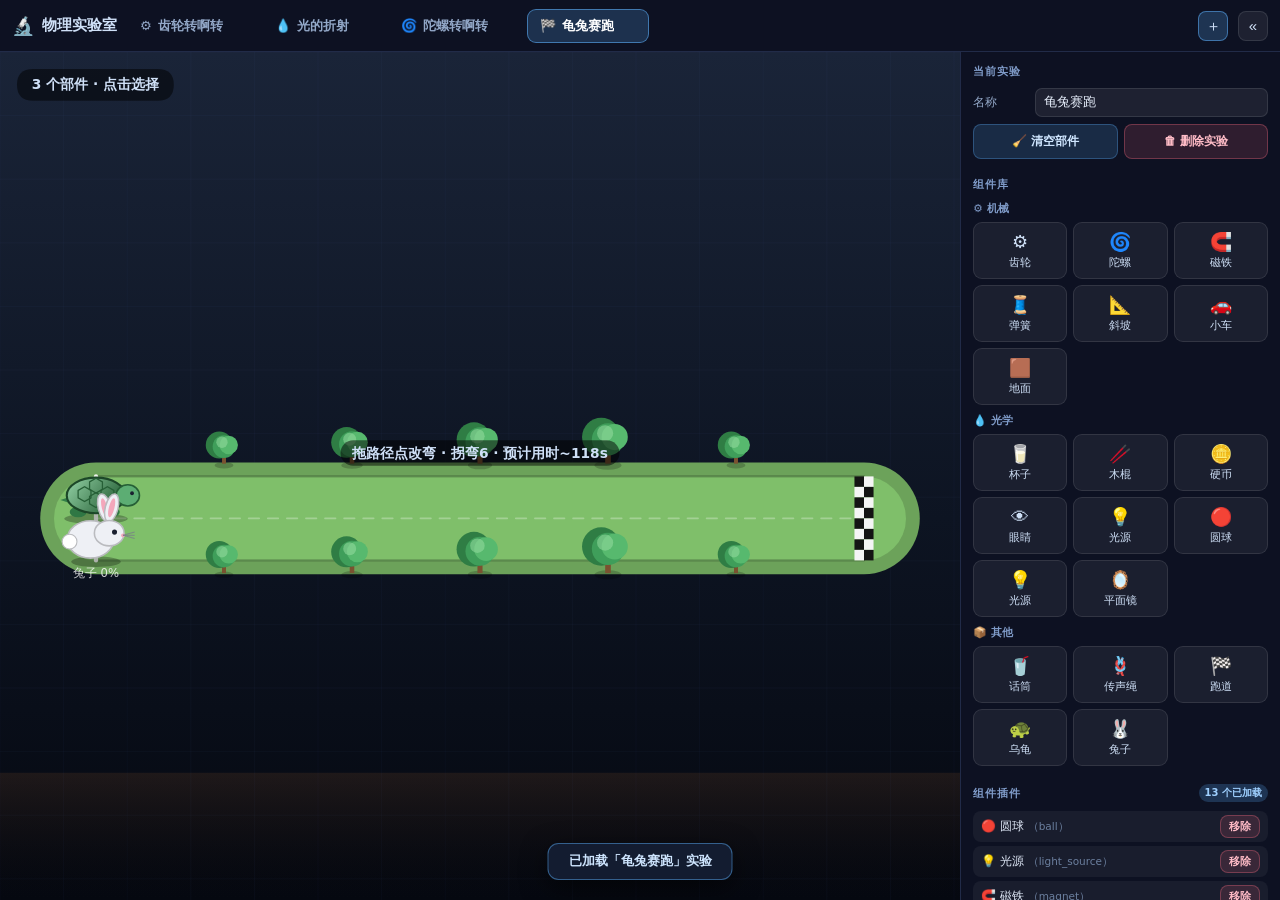
<file: index.html>
<!DOCTYPE html>
<html lang="zh-CN">
<head>
<meta charset="UTF-8">
<meta name="viewport" content="width=device-width, initial-scale=1.0, maximum-scale=1.0, user-scalable=no">
<title>物理实验室 —— 开放实验平台</title>
<link rel="stylesheet" href="css/platform.css">
</head>
<body>
<div id="app">
  <header id="topbar">
    <div class="brand"><span class="brand-logo">🔬</span><span class="brand-text">物理实验室</span></div>
    <div class="scene-tabs" id="sceneTabs"></div>
    <button class="icon-btn primary" id="btnNewScene" title="新建实验">＋</button>
    <button class="icon-btn" id="panelToggle" title="收起 / 展开面板">«</button>
  </header>
  <main id="main">
    <div id="stage">
      <canvas id="c"></canvas>
      <div class="hud" id="hud"></div>
    </div>
    <aside id="panel"><div class="panel-body" id="panelBody"></div></aside>
  </main>
</div>
<div class="toast" id="toast"></div>
<script type="module" src="js/app.js"></script>
</body>
</html>
</file>
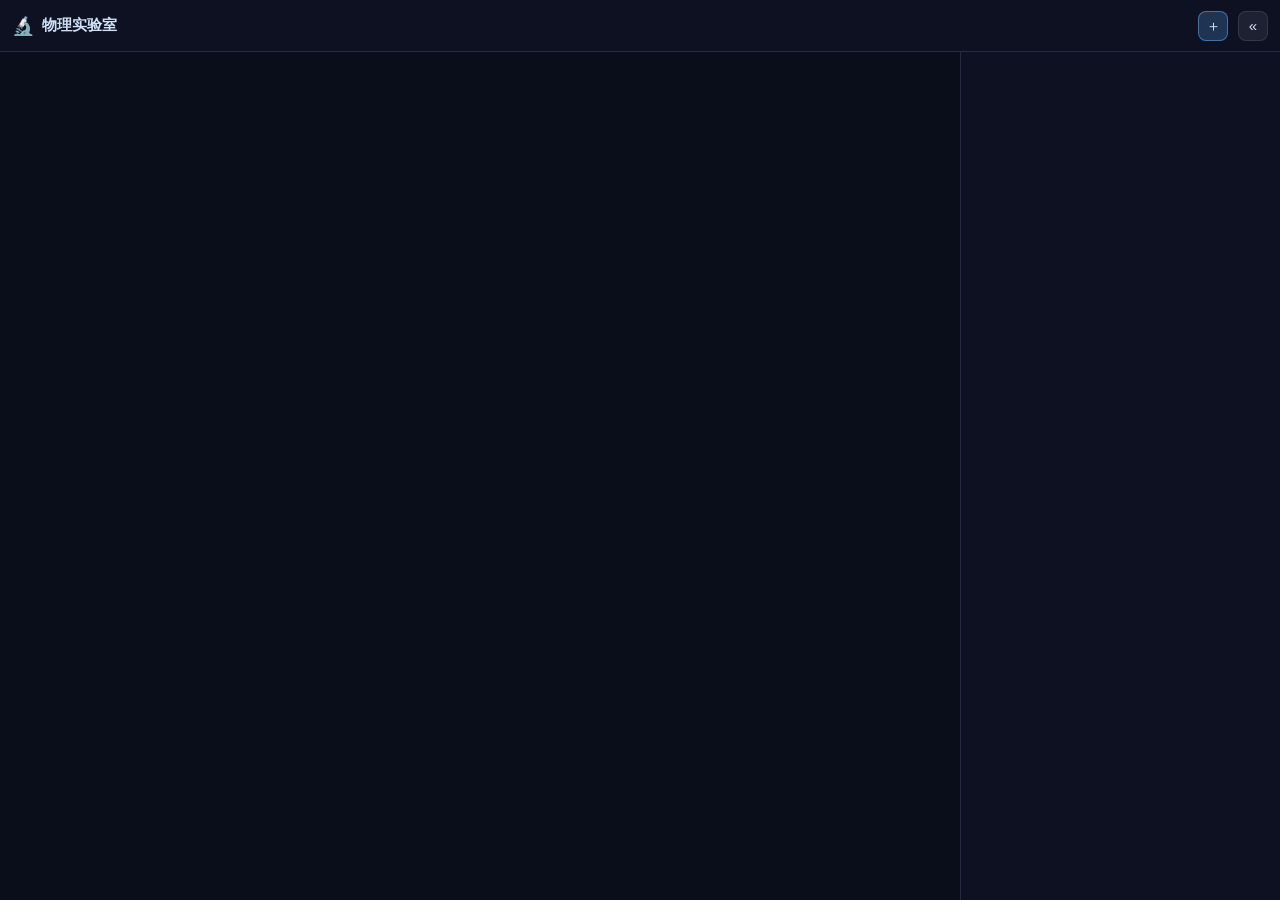
<file: platform.html>
<!DOCTYPE html>
<html lang="zh-CN">
<head>
<meta charset="UTF-8">
<meta name="viewport" content="width=device-width, initial-scale=1.0, maximum-scale=1.0, user-scalable=no">
<title>物理实验室 —— 开放实验平台</title>
<link rel="stylesheet" href="css/platform.css">
</head>
<body>
<div id="app">
  <header id="topbar">
    <div class="brand"><span class="brand-logo">🔬</span><span class="brand-text">物理实验室</span></div>
    <div class="scene-tabs" id="sceneTabs"></div>
    <button class="icon-btn primary" id="btnNewScene" title="新建实验">＋</button>
    <button class="icon-btn" id="panelToggle" title="收起 / 展开面板">«</button>
  </header>
  <main id="main">
    <div id="stage">
      <canvas id="c"></canvas>
      <div class="hud" id="hud"></div>
    </div>
    <aside id="panel"><div class="panel-body" id="panelBody"></div></aside>
  </main>
</div>
<div class="toast" id="toast"></div>
<script src="js/app.js"></script>
<script>
/* ============================================================
   启动
   ============================================================ */
function init() {
  resize();
  loadPersistedPlugins();
  initDefaultScenes();
  bindEvents();
  requestAnimationFrame(loop);
  loadAutoComponents();
}
init();
</script>
</body>
</html>
</file>
<file: css/platform.css>
* { margin: 0; padding: 0; box-sizing: border-box; }
html, body {
    height: 100%; overflow: hidden; background: #0a0e1a;
    color: #dfe8f7; touch-action: none;
    font-family: system-ui, -apple-system, "Segoe UI", "PingFang SC", "Microsoft YaHei", sans-serif;
}
#app { display: flex; flex-direction: column; height: 100%; }
#topbar {
    flex: 0 0 52px; display: flex; align-items: center; gap: 10px;
    padding: 0 12px; background: rgba(14, 18, 34, 0.98);
    border-bottom: 1px solid rgba(120, 160, 240, 0.18); z-index: 20;
}
.brand { display: flex; align-items: center; gap: 8px;
    font-weight: 800; font-size: 15px; color: #cfe0f7; white-space: nowrap; flex: none; }
.brand-logo { font-size: 18px; }
.scene-tabs { display: flex; gap: 4px; flex: 1;
    overflow-x: auto; scrollbar-width: none; min-width: 0; }
.scene-tabs::-webkit-scrollbar { display: none; }
.scene-tab {
    display: flex; align-items: center; gap: 6px;
    padding: 7px 12px; border-radius: 9px;
    background: transparent; border: 1px solid transparent;
    color: #93a8c8; font-size: 13px; font-weight: 600;
    cursor: pointer; font-family: inherit; white-space: nowrap;
    transition: all .15s; flex: none; max-width: 180px;
}
.scene-tab:hover { background: rgba(255,255,255,.06); color: #cfe0f7; }
.scene-tab.active { background: rgba(94,179,255,.2);
    border-color: rgba(94,179,255,.55); color: #fff; }
.scene-tab .tab-name { overflow: hidden; text-overflow: ellipsis; }
.scene-tab .tab-close {
    width: 16px; height: 16px; border-radius: 50%;
    display: flex; align-items: center; justify-content: center;
    font-size: 12px; opacity: 0; transition: opacity .15s, background .15s; flex: none;
}
.scene-tab:hover .tab-close { opacity: .6; }
.scene-tab .tab-close:hover { opacity: 1; background: rgba(255,110,130,.5); }
.icon-btn {
    width: 30px; height: 30px; border-radius: 8px; cursor: pointer; flex: none;
    background: rgba(255,255,255,.07); border: 1px solid rgba(255,255,255,.1);
    color: #cfe0f7; font-size: 15px; line-height: 1;
    display: flex; align-items: center; justify-content: center;
}
.icon-btn:hover { background: rgba(94,179,255,.22); }
.icon-btn.primary { background: rgba(94,179,255,.22); border-color: rgba(94,179,255,.5); }
.icon-btn.primary:hover { background: rgba(94,179,255,.35); }
#main { flex: 1; display: flex; min-height: 0; }
#stage { flex: 1; position: relative; overflow: hidden; min-width: 0; }
canvas { display: block; touch-action: none; }
#panel {
    flex: 0 0 320px; width: 320px;
    background: rgba(14, 18, 34, 0.98);
    border-left: 1px solid rgba(120, 160, 240, 0.18);
    display: flex; flex-direction: column; overflow: hidden;
    transition: flex-basis .18s ease, width .18s ease;
}
#panel.collapsed { flex-basis: 0; width: 0; border-left: none; }
.panel-body { flex: 1; overflow-y: auto; padding: 12px 12px 28px; }
.panel-body::-webkit-scrollbar { width: 8px; }
.panel-body::-webkit-scrollbar-thumb { background: rgba(120,160,240,.25); border-radius: 4px; }
.section { margin-bottom: 18px; }
.section-title {
    font-size: 11px; font-weight: 700; letter-spacing: .08em;
    color: #7f9bc8; margin-bottom: 9px; text-transform: uppercase;
    display: flex; align-items: center; gap: 6px; justify-content: space-between;
}
.section-title > span:first-child { display: flex; align-items: center; gap: 6px; }
.badge {
    font-size: 10px; letter-spacing: 0; padding: 2px 6px; border-radius: 99px;
    background: rgba(94,179,255,.22); color: #9fd0ff; text-transform: none; font-weight: 600;
}
.badge.mechanical { background: rgba(255,176,85,.22); color: #ffb055; }
.badge.optical { background: rgba(127,221,110,.22); color: #a8e6a0; }
.badge.other { background: rgba(154,139,255,.22); color: #c0b4ff; }
.cat-title { font-size: 11px; font-weight: 700; color: #7f9bc8;
    margin: 8px 0 6px; display: flex; align-items: center; gap: 6px; }
.comp-grid { display: grid; grid-template-columns: repeat(3, 1fr); gap: 6px; margin-bottom: 8px; }
.comp-btn {
    display: flex; flex-direction: column; align-items: center; gap: 3px;
    padding: 8px 4px; border-radius: 9px; cursor: pointer;
    background: rgba(255,255,255,.06); border: 1px solid rgba(255,255,255,.1);
    color: #cfe0f7; font-size: 11px; font-family: inherit; transition: background .12s;
}
.comp-btn:hover { background: rgba(255,255,255,.14); }
.comp-btn.active { background: rgba(94,179,255,.28); border-color: #5eb3ff; color: #fff; }
.comp-btn .ico { font-size: 18px; }
.chips { display: flex; flex-wrap: wrap; gap: 6px; }
.chip {
    display: inline-flex; align-items: center; gap: 6px;
    padding: 5px 9px; border-radius: 999px; cursor: pointer;
    background: rgba(255,255,255,.06); border: 1px solid rgba(255,255,255,.08);
    color: #cfe0f7; font-size: 11.5px; font-family: inherit; max-width: 100%;
}
.chip:hover { background: rgba(255,255,255,.12); }
.chip.active { background: rgba(94,179,255,.24); border-color: #5eb3ff; color: #fff; }
.dot { width: 9px; height: 9px; border-radius: 50%; display: inline-block; flex: none; }
.field { display: flex; align-items: center; gap: 8px; margin-bottom: 7px; }
.field > span { width: 54px; font-size: 12px; color: #93a8c8; flex: none; }
.field input[type=number], .field input[type=text] {
    flex: 1; min-width: 0; background: rgba(255,255,255,.07);
    border: 1px solid rgba(255,255,255,.1); color: #e6eefb;
    border-radius: 7px; padding: 6px 8px; font-size: 12.5px; font-family: inherit;
}
.field select {
    flex: 1; min-width: 0; background: rgba(255,255,255,.07);
    border: 1px solid rgba(255,255,255,.1); color: #e6eefb;
    border-radius: 7px; padding: 6px 8px; font-size: 12.5px; font-family: inherit;
    cursor: pointer; outline: none;
}
.field input[type=color] {
    flex: 1; min-width: 0; padding: 2px; height: 30px;
    background: rgba(255,255,255,.07); border: 1px solid rgba(255,255,255,.1);
    border-radius: 7px; cursor: pointer;
}
.field input[type=range] {
    flex: 1; min-width: 0; height: 6px; cursor: pointer;
    -webkit-appearance: none; appearance: none;
    background: linear-gradient(90deg, #5eb3ff, #a8e6ff);
    border-radius: 3px; outline: none;
}
.field input[type=range]::-webkit-slider-thumb {
    -webkit-appearance: none; appearance: none;
    width: 16px; height: 16px; border-radius: 50%;
    background: #fff; border: 3px solid #5eb3ff; cursor: grab;
}
.field input[type=range]::-moz-range-thumb {
    width: 16px; height: 16px; border-radius: 50%;
    background: #fff; border: 3px solid #5eb3ff; cursor: grab;
}
.field input:focus, .field select:focus { outline: none; border-color: #5eb3ff; }
.check { display: flex; align-items: center; gap: 8px; font-size: 12.5px;
    margin-bottom: 7px; color: #cfe0f7; cursor: pointer; }
.check input { width: 15px; height: 15px; accent-color: #5eb3ff; cursor: pointer; }
.btn-row { display: flex; gap: 6px; margin-bottom: 6px; }
.btn {
    flex: 1; padding: 8px 10px; border-radius: 8px; cursor: pointer;
    background: rgba(94,179,255,.16); border: 1px solid rgba(94,179,255,.3);
    color: #cfe6ff; font-size: 12px; font-weight: 600; font-family: inherit;
    text-align: center; transition: background .12s, transform .08s; white-space: nowrap;
}
.btn:hover { background: rgba(94,179,255,.3); }
.btn:active { transform: scale(.97); }
.btn.danger { background: rgba(255,110,130,.14); border-color: rgba(255,110,130,.32); color: #ffbcc7; }
.btn.danger:hover { background: rgba(255,110,130,.28); }
.btn.full { width: 100%; flex: none; margin-bottom: 6px; }
.btn.file { position: relative; overflow: hidden; }
.btn.file input { display: none; }
.io-text {
    width: 100%; height: 64px; resize: vertical; margin: 4px 0 6px;
    background: rgba(255,255,255,.05); border: 1px solid rgba(255,255,255,.1);
    border-radius: 8px; color: #cfe0f7; font-size: 11px; padding: 7px;
    font-family: ui-monospace, Menlo, Consolas, monospace;
}
.io-text:focus { outline: none; border-color: #5eb3ff; }
.muted { color: #6b7f9e; font-size: 12px; line-height: 1.6; }
.empty-hint {
    padding: 14px; text-align: center; color: #6b7f9e;
    font-size: 12px; line-height: 1.7;
    border: 1px dashed rgba(120,160,240,.2); border-radius: 10px;
}
.hud {
    position: absolute; left: 16px; bottom: 16px;
    display: flex; flex-direction: column; gap: 6px;
    pointer-events: none; font-size: 12px;
}
.hud-item {
    background: rgba(14,18,34,.85); border: 1px solid rgba(120,160,240,.25);
    border-radius: 8px; padding: 6px 10px; color: #cfe0f7;
    font-family: ui-monospace, Menlo, monospace; white-space: nowrap;
}
.plugin-item {
    display:flex; align-items:center; justify-content:space-between;
    padding:4px 8px; margin-bottom:4px; border-radius:8px;
    background:rgba(255,255,255,.05); font-size:12px;
}
.plugin-item .btn { flex: 0 0 auto; padding: 3px 8px; font-size: 11px; }
.toast {
    position: fixed; bottom: 20px; left: 50%;
    transform: translateX(-50%) translateY(20px);
    padding: 9px 20px; background: rgba(20, 30, 50, 0.96);
    border: 1px solid rgba(94, 179, 255, 0.45); border-radius: 11px;
    color: #cfe6ff; font-size: 12.5px; font-weight: 600;
    opacity: 0; pointer-events: none;
    transition: opacity .25s, transform .25s;
    z-index: 100; white-space: nowrap; max-width: 92vw;
    overflow: hidden; text-overflow: ellipsis;
    box-shadow: 0 8px 26px rgba(0,0,0,.55);
}
.toast.show { opacity: 1; transform: translateX(-50%) translateY(0); }
.toast.err { border-color: rgba(255,110,130,.6); color: #ffbcc7; }
@media (max-width: 820px) {
    #main { flex-direction: column; }
    #panel { flex: 0 0 auto; width: 100%; height: 46vh;
        border-left: none; border-top: 1px solid rgba(120,160,240,.18); }
    #panel.collapsed { height: 0; flex-basis: 0; border-top: none; }
    .brand-text { display: none; }
    #topbar { padding: 0 8px; gap: 8px; }
    .toast { bottom: 12px; font-size: 11.5px; padding: 8px 14px; }
}
</file>
